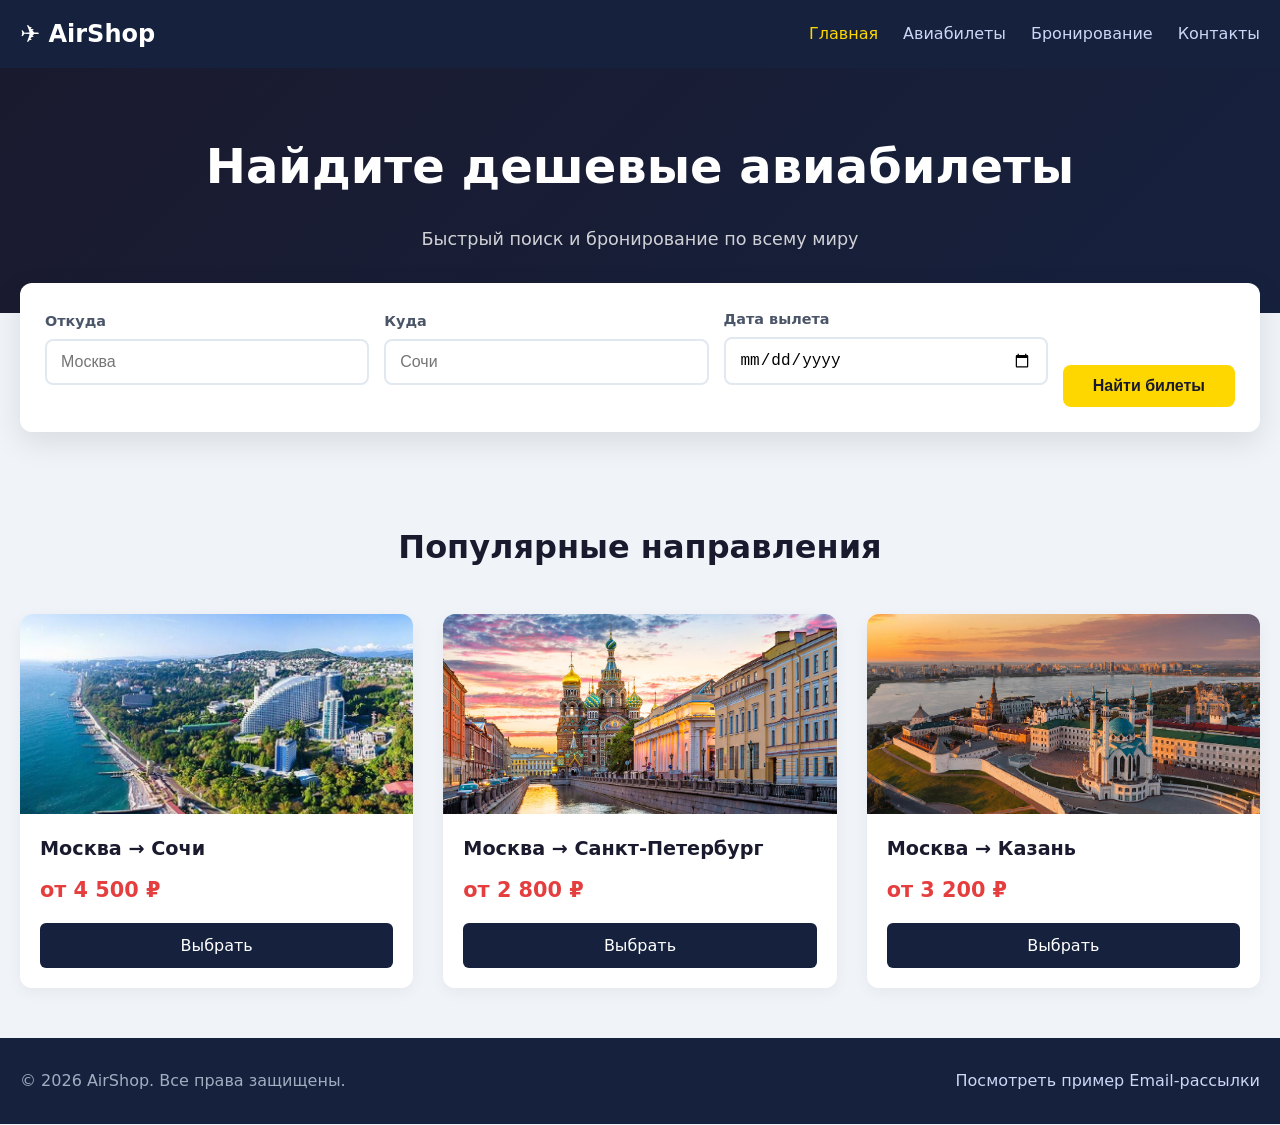
<file: index.html>
<!DOCTYPE html>
<html lang="ru">
<head>
  <meta charset="UTF-8">
  <meta name="viewport" content="width=device-width, initial-scale=1.0">
  <!-- SEO -->
  <title>AirShop — Дешевые авиабилеты онлайн | Поиск и бронирование</title>
  <meta name="description" content="Купить авиабилеты по низким ценам. Поиск дешевых билетов на самолет по всему миру. Бронирование за 2 минуты.">
  <meta name="keywords" content="авиабилеты, дешевые билеты, самолет, бронирование">
  <meta name="robots" content="index, follow">
  <link rel="stylesheet" href="style.css">
</head>
<body>

  <header class="site-header">
    <div class="container header-inner">
      <a href="index.html" class="logo">✈ AirShop</a>
      <nav>
        <ul class="nav-list">
          <li><a href="index.html" class="active">Главная</a></li>
          <li><a href="catalog.html">Авиабилеты</a></li>
          <li><a href="booking.html">Бронирование</a></li>
          <li><a href="contacts.html">Контакты</a></li>
        </ul>
      </nav>
    </div>
  </header>

  <main>
    <section class="hero">
      <div class="container">
        <h1>Найдите дешевые авиабилеты</h1>
        <p>Быстрый поиск и бронирование по всему миру</p>
      </div>
    </section>

    <section class="search-section">
      <div class="container">
        <form class="search-form" id="searchForm" novalidate>
          <div class="form-group">
            <label for="from">Откуда</label>
            <input type="text" id="from" placeholder="Москва" required minlength="2">
            <span class="error-msg" id="fromError"></span>
          </div>
          <div class="form-group">
            <label for="to">Куда</label>
            <input type="text" id="to" placeholder="Сочи" required minlength="2">
            <span class="error-msg" id="toError"></span>
          </div>
          <div class="form-group">
            <label for="date">Дата вылета</label>
            <input type="date" id="date" required>
            <span class="error-msg" id="dateError"></span>
          </div>
          <button type="submit" class="btn-primary">Найти билеты</button>
        </form>
      </div>
    </section>

    <section class="catalog-section">
      <div class="container">
        <h2>Популярные направления</h2>
        <div class="cards-grid">
          <article class="card">
            <div class="card-img-wrapper">
              <img src="sochi.jpg" alt="Сочи">
            </div>
            <div class="card-body">
              <h3>Москва → Сочи</h3>
              <p class="price">от 4 500 ₽</p>
              <a href="booking.html" class="btn-card">Выбрать</a>
            </div>
          </article>
          <article class="card">
            <div class="card-img-wrapper">
              <img src="dostoprimechatelnosti-sankt-peterburga.jpg" alt="Санкт-Петербург">
            </div>
            <div class="card-body">
              <h3>Москва → Санкт-Петербург</h3>
              <p class="price">от 2 800 ₽</p>
              <a href="booking.html" class="btn-card">Выбрать</a>
            </div>
          </article>
          <article class="card">
            <div class="card-img-wrapper">
              <img src="2022-09-30_084042.jpg" alt="Казань">
            </div>
            <div class="card-body">
              <h3>Москва → Казань</h3>
              <p class="price">от 3 200 ₽</p>
              <a href="booking.html" class="btn-card">Выбрать</a>
            </div>
          </article>
        </div>
      </div>
    </section>
  </main>

  <footer class="site-footer">
    <div class="container footer-inner">
      <p>© 2026 AirShop. Все права защищены.</p>
      <p><a href="email.html">Посмотреть пример Email-рассылки</a></p>
    </div>
  </footer>

  <script>
    // Валидация формы поиска
    document.getElementById('searchForm').addEventListener('submit', function(e) {
      e.preventDefault();
      let valid = true;
      
      const from = document.getElementById('from');
      const to = document.getElementById('to');
      const date = document.getElementById('date');
      
      // Очистка ошибок
      document.getElementById('fromError').textContent = '';
      document.getElementById('toError').textContent = '';
      document.getElementById('dateError').textContent = '';
      
      if (from.value.trim().length < 2) {
        document.getElementById('fromError').textContent = 'Укажите город (от 2 символов)';
        valid = false;
      }
      if (to.value.trim().length < 2) {
        document.getElementById('toError').textContent = 'Укажите город (от 2 символов)';
        valid = false;
      }
      if (!date.value) {
        document.getElementById('dateError').textContent = 'Выберите дату вылета';
        valid = false;
      }
      
      if (valid) {
        window.location.href = 'catalog.html'; // Имитация поиска
      }
    });
  </script>
</body>
</html>
</file>
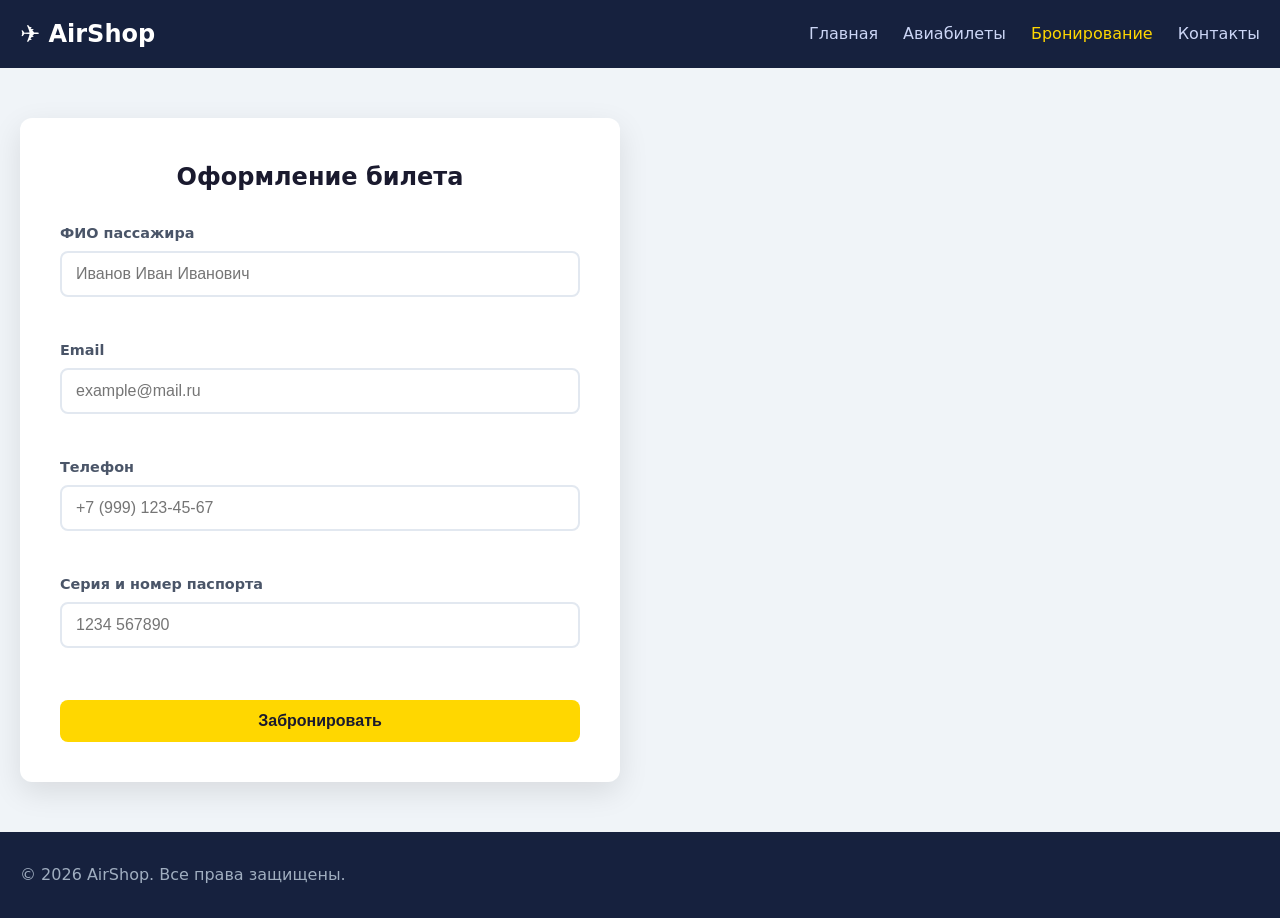
<file: booking.html>
<!DOCTYPE html>
<html lang="ru">
<head>
  <meta charset="UTF-8">
  <meta name="viewport" content="width=device-width, initial-scale=1.0">
  <title>Бронирование авиабилета — AirShop</title>
  <meta name="description" content="Заполните форму для бронирования авиабилета. Безопасная оплата и мгновенное подтверждение.">
  <link rel="stylesheet" href="style.css">
</head>
<body>

  <header class="site-header">
    <div class="container header-inner">
      <a href="index.html" class="logo">✈ AirShop</a>
      <nav>
        <ul class="nav-list">
          <li><a href="index.html">Главная</a></li>
          <li><a href="catalog.html">Авиабилеты</a></li>
          <li><a href="booking.html" class="active">Бронирование</a></li>
          <li><a href="contacts.html">Контакты</a></li>
        </ul>
      </nav>
    </div>
  </header>

  <main>
    <section class="booking-section">
      <div class="container">
        <form class="booking-form" id="bookingForm" novalidate>
          <h2>Оформление билета</h2>
          
          <div class="form-group">
            <label for="name">ФИО пассажира</label>
            <input type="text" id="name" placeholder="Иванов Иван Иванович" required minlength="5">
            <span class="error-msg" id="nameError"></span>
          </div>
          
          <div class="form-group">
            <label for="email">Email</label>
            <input type="email" id="email" placeholder="example@mail.ru" required>
            <span class="error-msg" id="emailError"></span>
          </div>
          
          <div class="form-group">
            <label for="phone">Телефон</label>
            <input type="tel" id="phone" placeholder="+7 (999) 123-45-67" required>
            <span class="error-msg" id="phoneError"></span>
          </div>
          
          <div class="form-group">
            <label for="passport">Серия и номер паспорта</label>
            <input type="text" id="passport" placeholder="1234 567890" required minlength="10">
            <span class="error-msg" id="passportError"></span>
          </div>
          
          <button type="submit" class="btn-primary">Забронировать</button>
        </form>
      </div>
    </section>
  </main>

  <footer class="site-footer">
    <div class="container footer-inner">
      <p>© 2026 AirShop. Все права защищены.</p>
    </div>
  </footer>

  <script>
    document.getElementById('bookingForm').addEventListener('submit', function(e) {
      e.preventDefault();
      let valid = true;
      
      const name = document.getElementById('name');
      const email = document.getElementById('email');
      const phone = document.getElementById('phone');
      const passport = document.getElementById('passport');
      
      // Сброс ошибок
      ['name', 'email', 'phone', 'passport'].forEach(id => {
        document.getElementById(id + 'Error').textContent = '';
      });
      
      // Проверки
      if (name.value.trim().length < 5) {
        document.getElementById('nameError').textContent = 'Введите полное ФИО';
        valid = false;
      }
      if (!email.value.includes('@') || !email.value.includes('.')) {
        document.getElementById('emailError').textContent = 'Введите корректный Email';
        valid = false;
      }
      if (phone.value.trim().length < 10) {
        document.getElementById('phoneError').textContent = 'Введите номер телефона';
        valid = false;
      }
      if (passport.value.trim().length < 10) {
        document.getElementById('passportError').textContent = 'Введите серию и номер паспорта';
        valid = false;
      }
      
      if (valid) {
        alert('Билет успешно забронирован!');
        this.reset();
      }
    });
  </script>
</body>
</html>
</file>
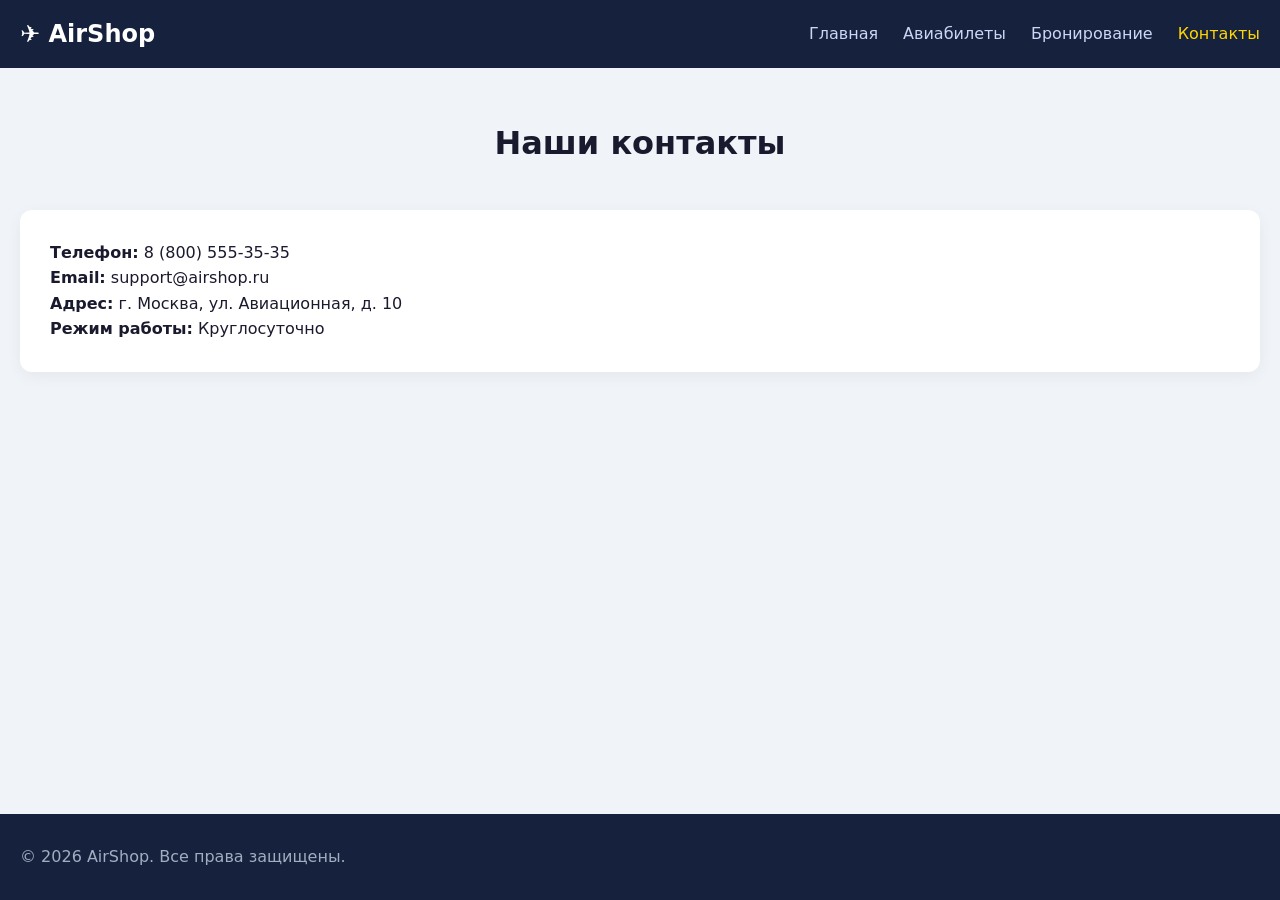
<file: contacts.html>
<!DOCTYPE html>
<html lang="ru">
<head>
  <meta charset="UTF-8">
  <meta name="viewport" content="width=device-width, initial-scale=1.0">
  <title>Контакты — AirShop</title>
  <meta name="description" content="Свяжитесь с нами. Поддержка 24/7, телефон, email и адрес офиса.">
  <link rel="stylesheet" href="style.css">
</head>
<body>

  <header class="site-header">
    <div class="container header-inner">
      <a href="index.html" class="logo">✈ AirShop</a>
      <nav>
        <ul class="nav-list">
          <li><a href="index.html">Главная</a></li>
          <li><a href="catalog.html">Авиабилеты</a></li>
          <li><a href="booking.html">Бронирование</a></li>
          <li><a href="contacts.html" class="active">Контакты</a></li>
        </ul>
      </nav>
    </div>
  </header>

  <main>
    <section class="catalog-section">
      <div class="container">
        <h2>Наши контакты</h2>
        <div style="background: #fff; padding: 30px; border-radius: 12px; box-shadow: 0 4px 15px rgba(0,0,0,0.05);">
          <p><strong>Телефон:</strong> 8 (800) 555-35-35</p>
          <p><strong>Email:</strong> support@airshop.ru</p>
          <p><strong>Адрес:</strong> г. Москва, ул. Авиационная, д. 10</p>
          <p><strong>Режим работы:</strong> Круглосуточно</p>
        </div>
      </div>
    </section>
  </main>

  <footer class="site-footer">
    <div class="container footer-inner">
      <p>© 2026 AirShop. Все права защищены.</p>
    </div>
  </footer>
</body>
</html>
</file>
<file: style.css>
/* ===== БАЗОВЫЕ СБРОСЫ ===== */
*, *::before, *::after {
  box-sizing: border-box;
  margin: 0;
  padding: 0;
}

body {
  font-family: system-ui, -apple-system, 'Segoe UI', Roboto, sans-serif;
  color: #1a1a2e;
  background: #f0f4f8;
  line-height: 1.6;
  display: flex;
  flex-direction: column;
  min-height: 100vh;
}

.container {
  width: 100%;
  max-width: 1200px;
  margin: 0 auto;
  padding: 0 20px;
}

main { flex: 1; }

/* ===== ШАПКА ===== */
.site-header {
  background: #16213e;
  color: #fff;
  padding: 15px 0;
  position: sticky;
  top: 0;
  z-index: 100;
}
.header-inner {
  display: flex;
  justify-content: space-between;
  align-items: center;
}
.logo {
  font-size: 1.5rem;
  font-weight: 700;
  color: #fff;
  text-decoration: none;
}
.nav-list {
  display: flex;
  gap: 25px;
  list-style: none;
}
.nav-list a {
  color: #ccd6f6;
  text-decoration: none;
  transition: color 0.3s ease;
}
.nav-list a:hover, .nav-list a.active {
  color: #ffd700;
}

/* ===== ГЛАВНЫЙ БАННЕР ===== */
.hero {
  background: linear-gradient(135deg, #1a1a2e, #16213e);
  color: #fff;
  padding: 60px 0;
  text-align: center;
}
.hero h1 {
  font-size: 2.5rem;
  margin-bottom: 20px;
}
.hero p {
  font-size: 1.1rem;
  opacity: 0.8;
}

/* ===== ФОРМА ПОИСКА (Главная) ===== */
.search-section {
  margin-top: -30px;
  padding: 0 0 40px;
}
.search-form {
  background: #fff;
  padding: 25px;
  border-radius: 12px;
  box-shadow: 0 10px 30px rgba(0,0,0,0.1);
  display: flex;
  flex-wrap: wrap;
  gap: 15px;
  align-items: flex-end;
}
.form-group {
  display: flex;
  flex-direction: column;
  flex: 1;
  min-width: 180px;
}
.form-group label {
  font-size: 0.9rem;
  font-weight: 600;
  margin-bottom: 6px;
  color: #4a5568;
}
.form-group input, .form-group select {
  padding: 12px 14px;
  border: 2px solid #e2e8f0;
  border-radius: 8px;
  font-size: 1rem;
  outline: none;
  transition: border-color 0.3s;
}
.form-group input:focus, .form-group select:focus {
  border-color: #16213e;
}
.error-msg {
  color: #e53e3e;
  font-size: 0.8rem;
  min-height: 18px;
  margin-top: 4px;
}
.btn-primary {
  padding: 12px 30px;
  background: #ffd700;
  color: #1a1a2e;
  font-weight: 700;
  font-size: 1rem;
  border: none;
  border-radius: 8px;
  cursor: pointer;
  transition: background 0.3s, transform 0.3s;
}
.btn-primary:hover {
  background: #ffed4a;
  transform: scale(1.05);
}

/* ===== СЕТКА КАРТОЧЕК (Каталог и Главная) ===== */
.catalog-section {
  padding: 50px 0;
}
.catalog-section h2 {
  text-align: center;
  font-size: 2rem;
  margin-bottom: 40px;
}
.cards-grid {
  display: grid;
  grid-template-columns: repeat(3, 1fr);
  gap: 30px;
}
.card {
  background: #fff;
  border-radius: 12px;
  overflow: hidden;
  box-shadow: 0 4px 15px rgba(0, 0, 0, 0.05);
  transition: transform 0.4s cubic-bezier(0.175, 0.885, 0.32, 1.275), box-shadow 0.4s ease;
  display: flex;
  flex-direction: column;
}
/* Эффект поворота на 360 градусов */
.card:hover {
  transform: rotate(360deg) scale(1.03);
  box-shadow: 0 15px 35px rgba(0, 0, 0, 0.15);
}
.card-img-wrapper {
  overflow: hidden;
  height: 200px;
}
.card-img-wrapper img {
  width: 100%;
  height: 100%;
  object-fit: cover;
  transition: transform 0.5s cubic-bezier(0.25, 0.46, 0.45, 0.94);
}
/* Эффект увеличения картинки */
.card:hover .card-img-wrapper img {
  transform: scale(1.15);
}
.card-body {
  padding: 20px;
  display: flex;
  flex-direction: column;
  flex: 1;
}
.card-body h3 { font-size: 1.2rem; margin-bottom: 10px; }
.price { color: #e53e3e; font-weight: 700; font-size: 1.3rem; margin-bottom: 15px; }
.btn-card {
  margin-top: auto;
  display: inline-block;
  text-align: center;
  padding: 10px;
  background: #16213e;
  color: #fff;
  text-decoration: none;
  border-radius: 6px;
  transition: background 0.3s;
}
.btn-card:hover { background: #0f3460; }

/* ===== СТРАНИЦА БРОНИРОВАНИЯ ===== */
.booking-section {
  padding: 50px 0;
  display: flex;
  justify-content: center;
}
.booking-form {
  background: #fff;
  padding: 40px;
  border-radius: 12px;
  box-shadow: 0 10px 30px rgba(0,0,0,0.1);
  width: 100%;
  max-width: 600px;
}
.booking-form h2 { margin-bottom: 25px; text-align: center; }
.booking-form .form-group { margin-bottom: 20px; }
.booking-form .btn-primary { width: 100%; margin-top: 10px; }

/* ===== ПОДВАЛ ===== */
.site-footer {
  background: #16213e;
  color: #a0aec0;
  padding: 30px 0;
  margin-top: auto;
}
.footer-inner {
  display: flex;
  justify-content: space-between;
  align-items: center;
  flex-wrap: wrap;
  gap: 20px;
}
.footer-inner a { color: #ccd6f6; text-decoration: none; }
.footer-inner a:hover { color: #ffd700; }

/* =================================================================
   АДАПТИВНОСТЬ (Усложненное задание)
   ================================================================= */

/* Большие мониторы 1280px+ */
@media (min-width: 1280px) {
  .container { max-width: 1300px; }
  .hero h1 { font-size: 3rem; }
}

/* Планшеты горизонтально 1000px */
@media (max-width: 1000px) {
  .cards-grid { grid-template-columns: repeat(2, 1fr); }
  .hero h1 { font-size: 2rem; }
}

/* Планшеты вертикально 768px */
@media (max-width: 768px) {
  .search-form { flex-direction: column; align-items: stretch; }
  .form-group { min-width: 100%; }
  .header-inner { flex-direction: column; gap: 15px; }
  .nav-list { flex-wrap: wrap; justify-content: center; gap: 15px; }
  .footer-inner { flex-direction: column; text-align: center; }
  .booking-form { padding: 25px; }
}

/* Мобильные телефоны 320px - 480px */
@media (max-width: 480px) {
  .cards-grid { grid-template-columns: 1fr; }
  .hero { padding: 40px 0; }
  .hero h1 { font-size: 1.6rem; }
  .search-form { padding: 15px; }
  .catalog-section h2 { font-size: 1.5rem; }
}
</file>
